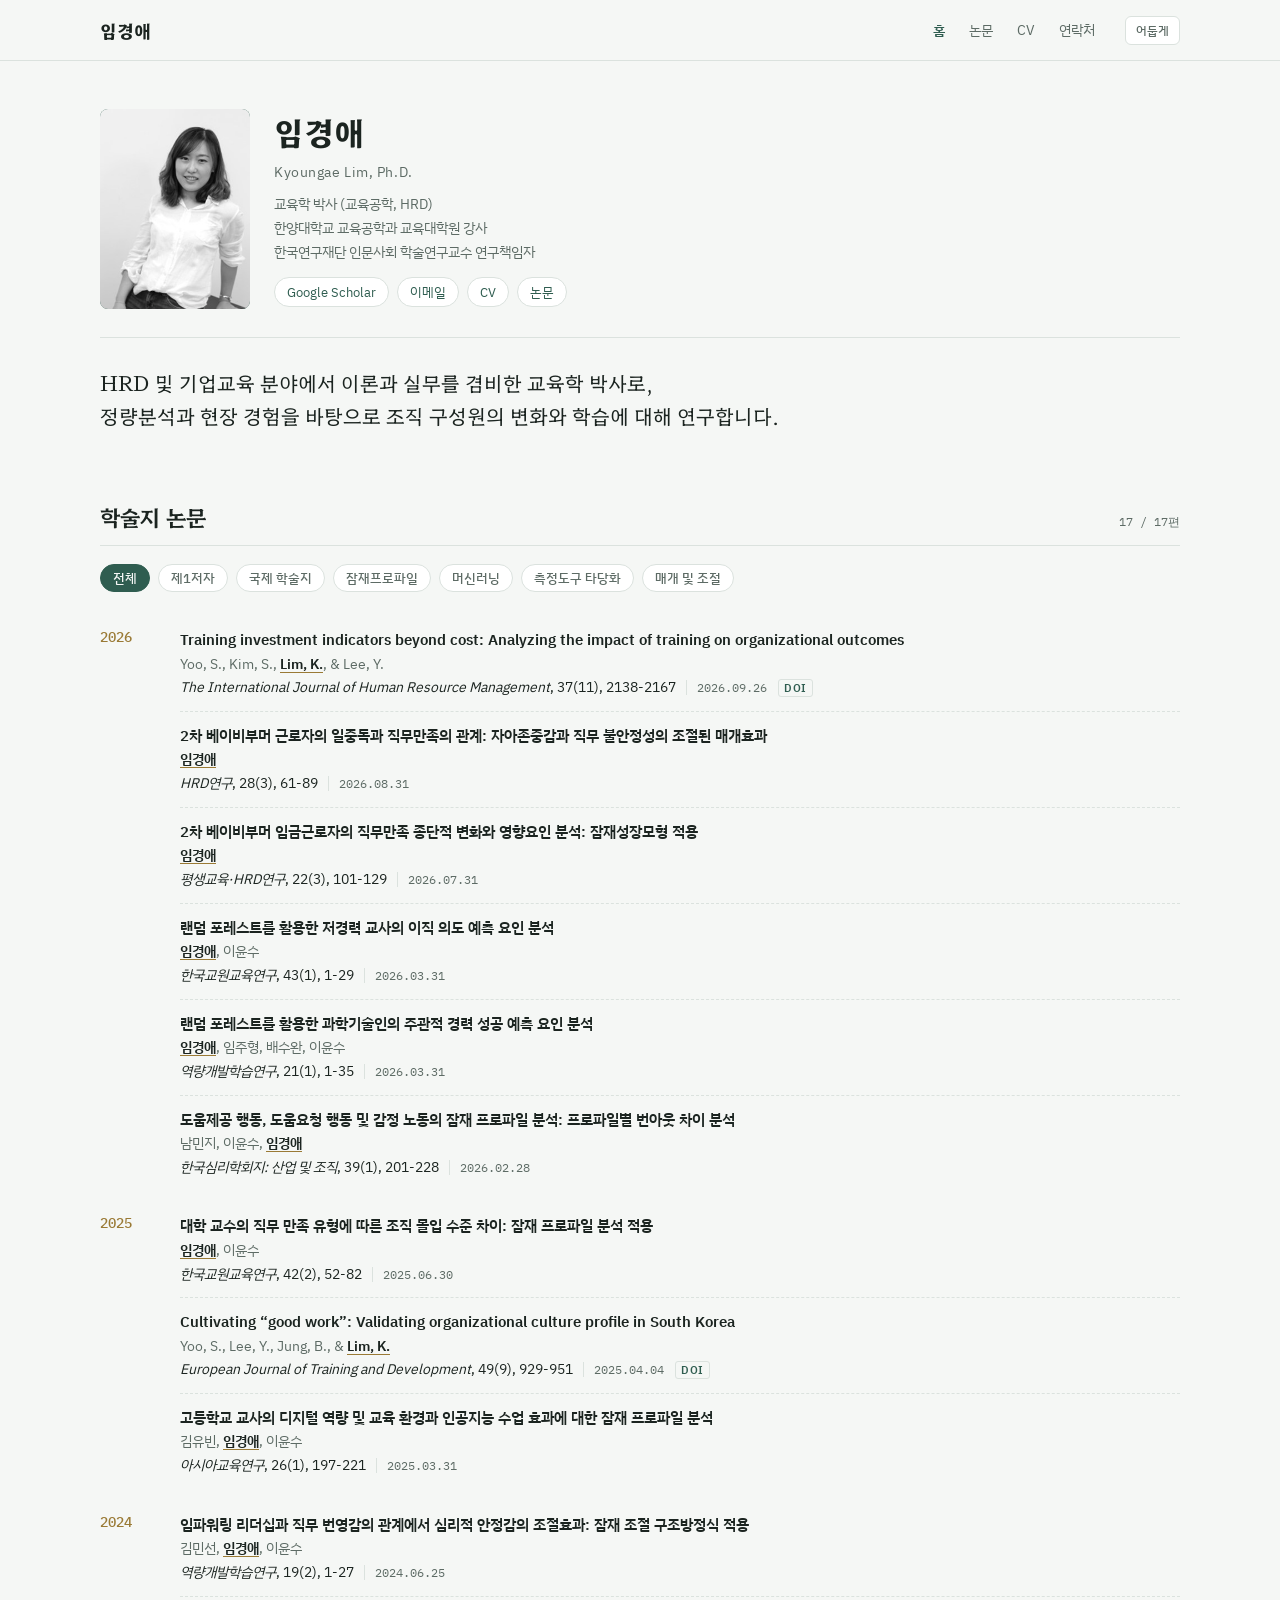
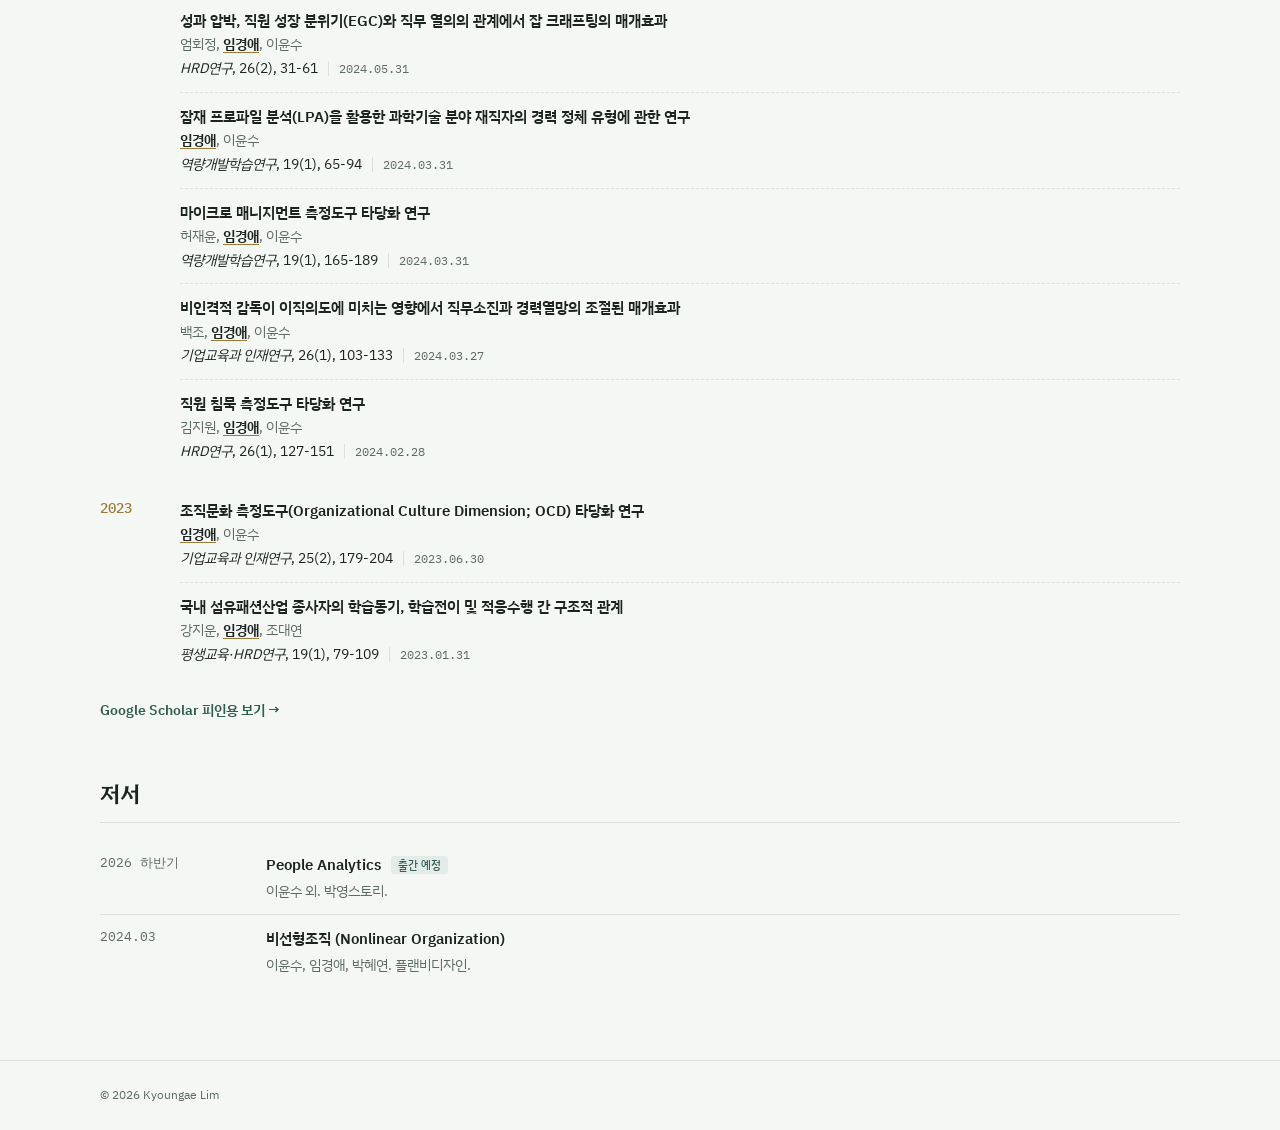
<file: index.html>
<!doctype html>
<html lang="ko">
<head>
<meta charset="utf-8">
<meta name="viewport" content="width=device-width, initial-scale=1, viewport-fit=cover">
<title>임경애 Kyoungae Lim</title>
<meta name="description" content="임경애 박사 연구자 홈페이지. HRD, 경력개발, 조직문화를 양적 방법으로 연구합니다.">
<link rel="preconnect" href="https://fonts.googleapis.com">
<link rel="preconnect" href="https://fonts.gstatic.com" crossorigin>
<link rel="stylesheet" href="https://fonts.googleapis.com/css2?family=Hahmlet:wght@400;600;700&family=IBM+Plex+Sans+KR:wght@400;500;600&family=IBM+Plex+Mono:wght@400;500&display=swap">
<link rel="stylesheet" href="assets/style.css?v=20261023d">
</head>
<body>
<header class="site-head gutter">
  <div class="inner">
    <a class="brand" href="index.html">임경애</a>
    <nav class="menu" aria-label="주 메뉴">
      <a href="index.html" aria-current="page">홈</a>
      <a href="publications.html">논문</a>
      <a href="cv.html">CV</a>
      <a href="contact.html">연락처</a>
    </nav>
    <button class="theme-btn" id="theme-btn" type="button">어둡게</button>
  </div>
</header>

<main class="gutter">
  <div class="inner stack">
    <div class="hero">
      <div class="card">
        <div class="photo"><img src="assets/me.jpg?v=20261023d" alt="임경애 사진"></div>
        <h1>임경애</h1>
        <div class="en">Kyoungae Lim, Ph.D.</div>
        <p class="role">교육학 박사 (교육공학, HRD)<br>한양대학교 교육공학과 교육대학원 강사<br>한국연구재단 인문사회 학술연구교수 연구책임자</p>
        <div class="links">
          <a href="https://scholar.google.com/citations?hl=ko&amp;user=kr7vKHcAAAAJ" target="_blank" rel="noopener">Google Scholar</a>
          <a href="contact.html">이메일</a>
          <a href="cv.html">CV</a>
          <a href="publications.html">논문</a>
        </div>
      </div>

      <div class="bio">
        <p class="lead">HRD 및 기업교육 분야에서 이론과 실무를 겸비한 교육학 박사로,<br>정량분석과 현장 경험을 바탕으로 조직 구성원의 변화와 학습에 대해 연구합니다.</p>
      </div>
    </div>

    <section id="all-pubs">
      <h2>학술지 논문 <span class="count" id="pub-count"></span></h2>
      <div class="filters" role="group" aria-label="논문 거르기" id="filters"></div>
      <div id="pub-list"></div>
      <a class="more" href="https://scholar.google.com/citations?hl=ko&amp;user=kr7vKHcAAAAJ" target="_blank" rel="noopener">Google Scholar 피인용 보기 →</a>
    </section>

    <section id="books">
      <h2>저서</h2>
      <ul class="rows">
        <li class="row"><div class="when">2026 하반기</div><div class="what"><b>People Analytics</b> <span class="tags"><span class="tag">출간 예정</span></span><p>이윤수 외. 박영스토리.</p></div></li>
        <li class="row"><div class="when">2024.03</div><div class="what"><b>비선형조직 (Nonlinear Organization)</b><p>이윤수, 임경애, 박혜연. 플랜비디자인.</p></div></li>
      </ul>
    </section>

  </div>
</main>

<footer class="site-foot gutter"><div class="inner">© 2026 Kyoungae Lim</div></footer>
<script src="assets/site.js?v=20261023d"></script>
</body>
</html>
</file>
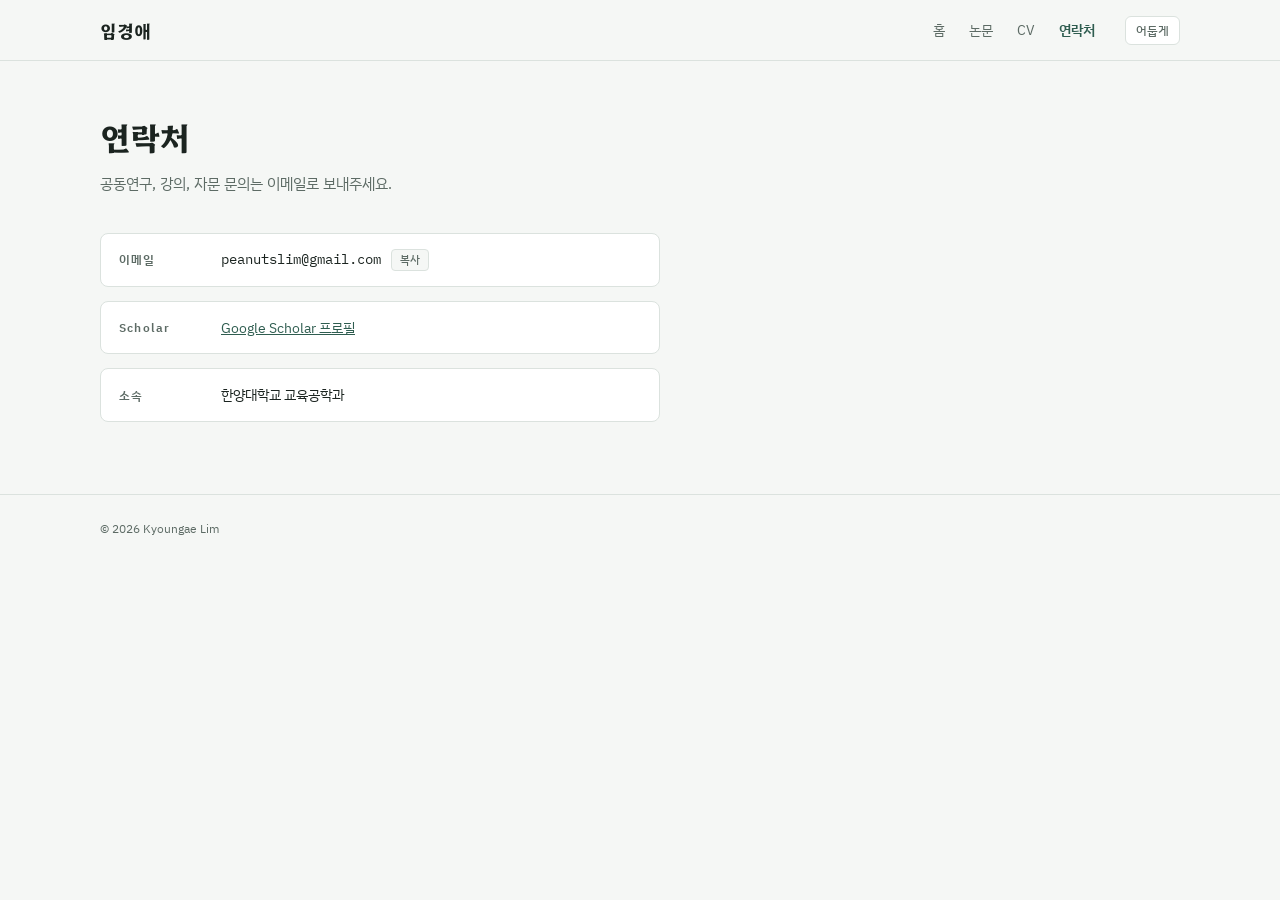
<file: contact.html>
<!doctype html>
<html lang="ko">
<head>
<meta charset="utf-8">
<meta name="viewport" content="width=device-width, initial-scale=1, viewport-fit=cover">
<title>연락처 | 임경애</title>
<link rel="preconnect" href="https://fonts.googleapis.com">
<link rel="preconnect" href="https://fonts.gstatic.com" crossorigin>
<link rel="stylesheet" href="https://fonts.googleapis.com/css2?family=Hahmlet:wght@400;600;700&family=IBM+Plex+Sans+KR:wght@400;500;600&family=IBM+Plex+Mono:wght@400;500&display=swap">
<link rel="stylesheet" href="assets/style.css?v=20261023d">
</head>
<body>
<header class="site-head gutter">
  <div class="inner">
    <a class="brand" href="index.html">임경애</a>
    <nav class="menu" aria-label="주 메뉴">
      <a href="index.html">홈</a>
      <a href="publications.html">논문</a>
      <a href="cv.html">CV</a>
      <a href="contact.html" aria-current="page">연락처</a>
    </nav>
    <button class="theme-btn" id="theme-btn" type="button">어둡게</button>
  </div>
</header>

<main class="gutter">
  <div class="inner">
    <h1 class="page-title">연락처</h1>
    <p class="page-sub">공동연구, 강의, 자문 문의는 이메일로 보내주세요.</p>
    <div class="contact-box">
      <div class="contact-row"><span class="k">이메일</span><span class="v"><span id="email">peanutslim@gmail.com</span><button class="copy" id="copy-email" type="button" data-target="email">복사</button></span></div>
      <div class="contact-row"><span class="k">Scholar</span><span class="v" style="font-family:var(--body)"><a href="https://scholar.google.com/citations?hl=ko&amp;user=kr7vKHcAAAAJ" target="_blank" rel="noopener">Google Scholar 프로필</a></span></div>
      <div class="contact-row"><span class="k">소속</span><span class="v" style="font-family:var(--body)">한양대학교 교육공학과</span></div>
    </div>
  </div>
</main>

<footer class="site-foot gutter"><div class="inner">© 2026 Kyoungae Lim</div></footer>
<script src="assets/site.js?v=20261023d"></script>
</body>
</html>
</file>
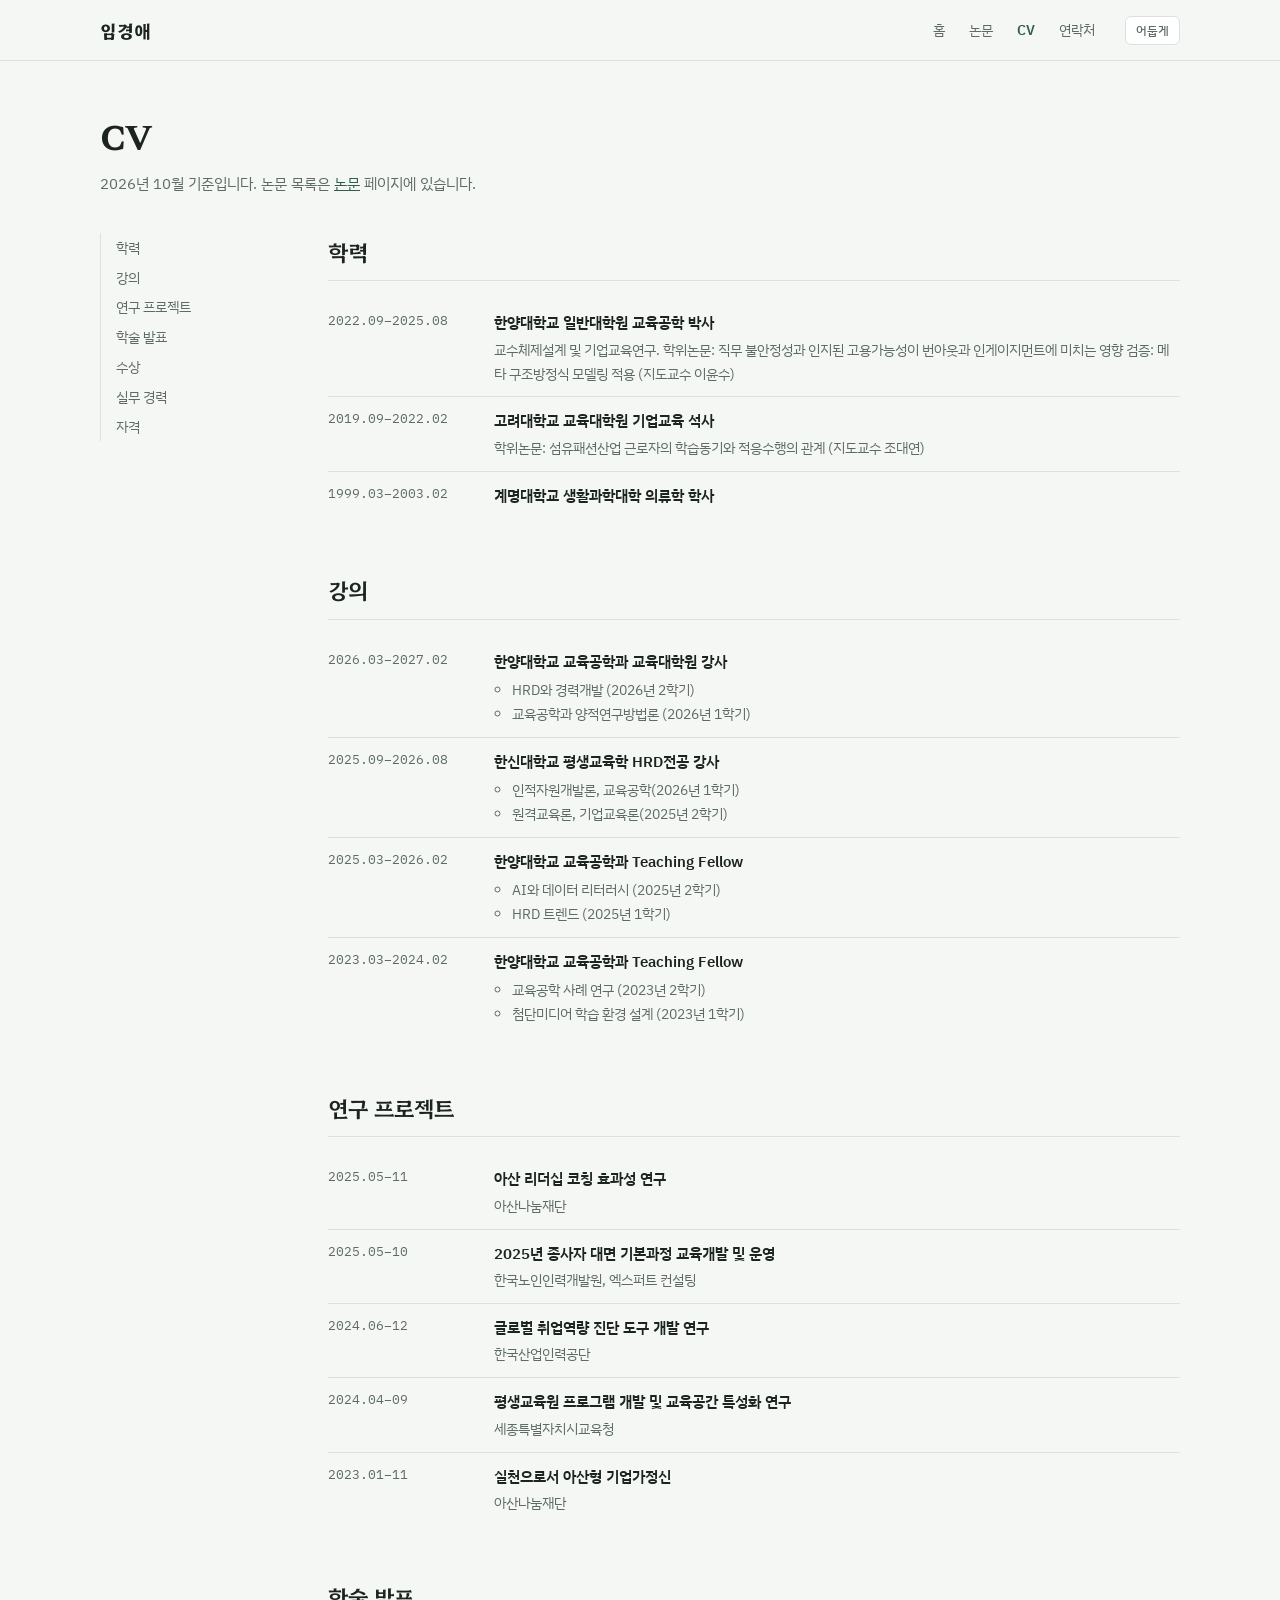
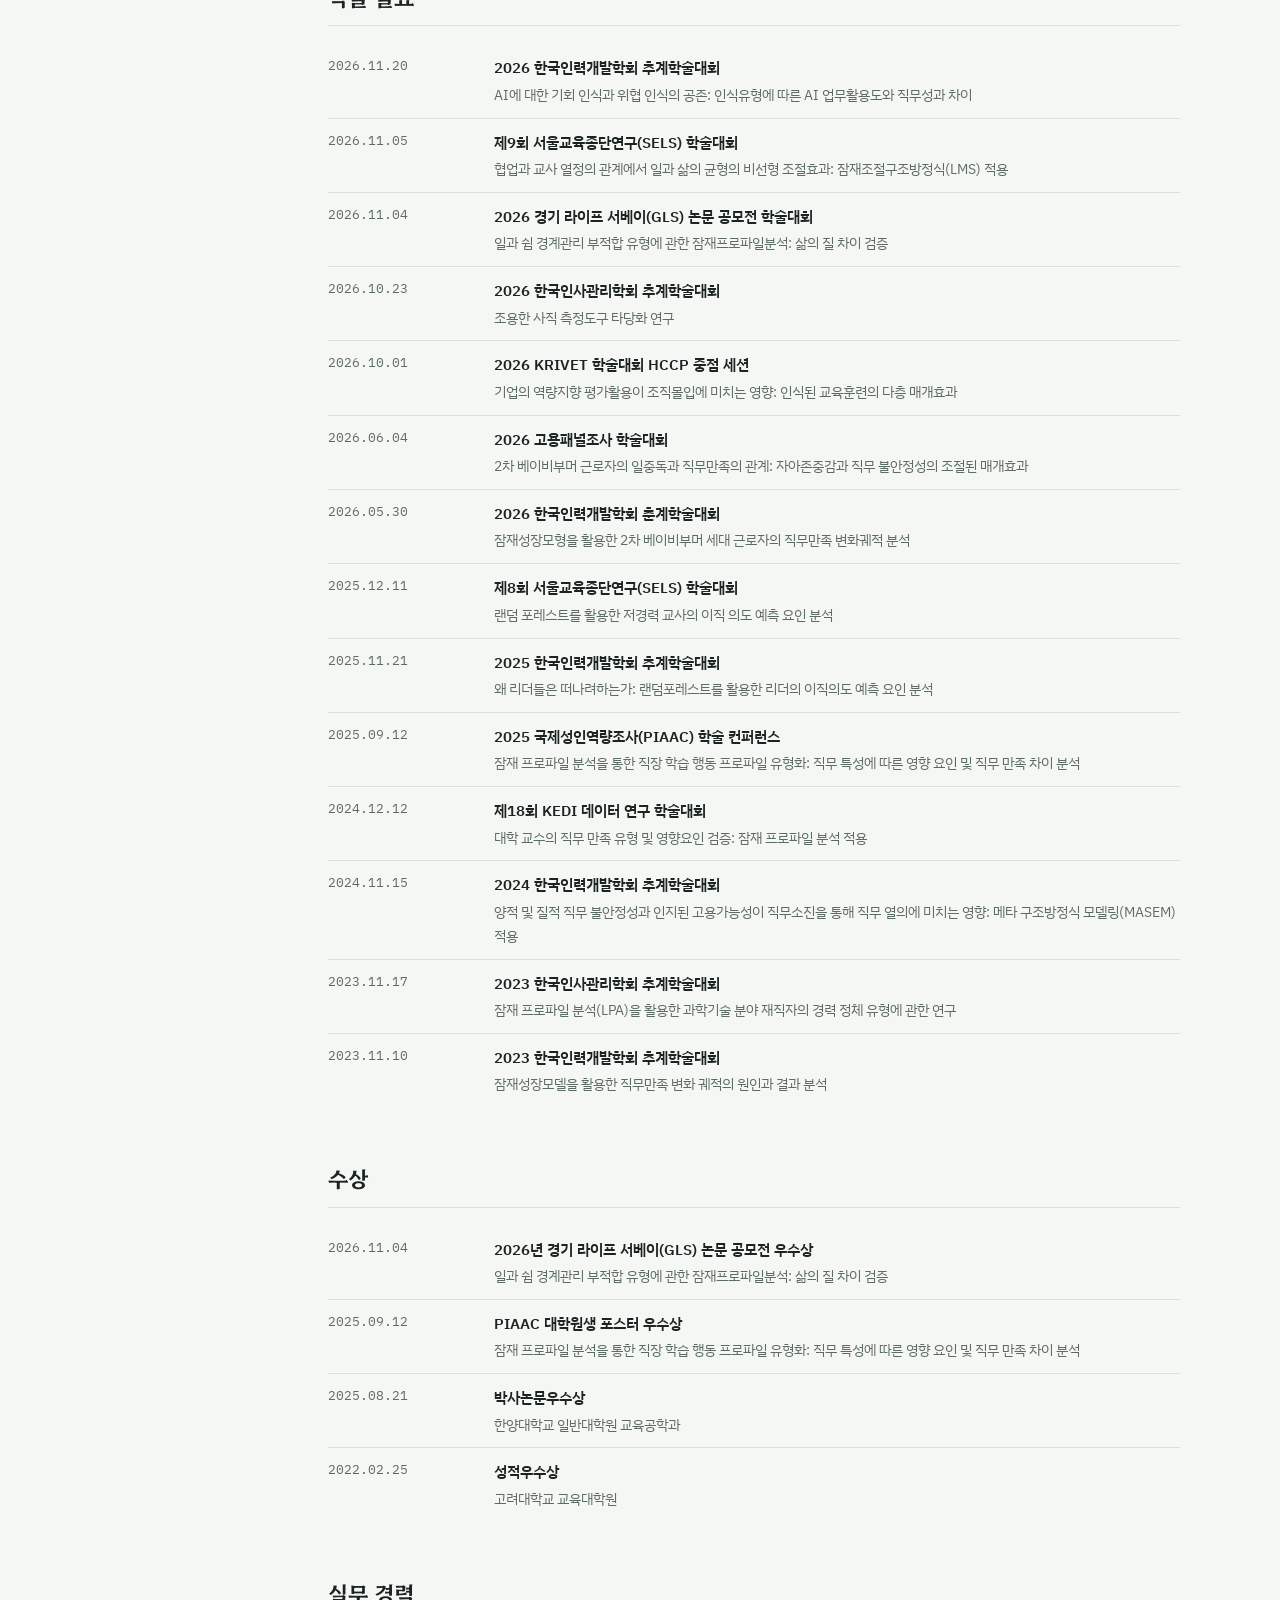
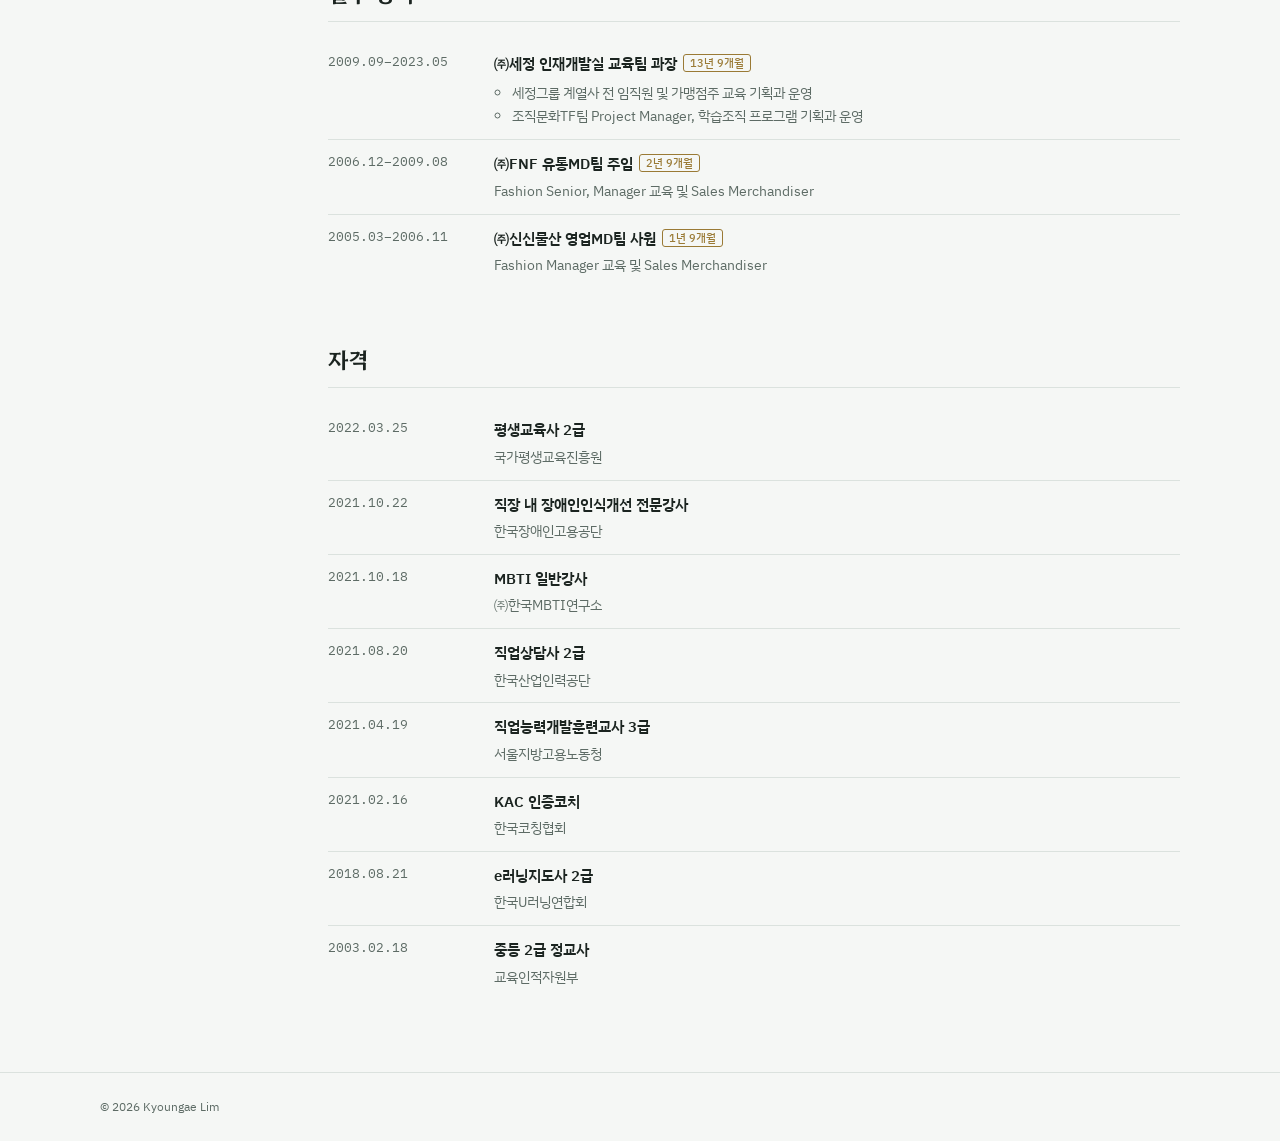
<file: cv.html>
<!doctype html>
<html lang="ko">
<head>
<meta charset="utf-8">
<meta name="viewport" content="width=device-width, initial-scale=1, viewport-fit=cover">
<title>CV | 임경애</title>
<link rel="preconnect" href="https://fonts.googleapis.com">
<link rel="preconnect" href="https://fonts.gstatic.com" crossorigin>
<link rel="stylesheet" href="https://fonts.googleapis.com/css2?family=Hahmlet:wght@400;600;700&family=IBM+Plex+Sans+KR:wght@400;500;600&family=IBM+Plex+Mono:wght@400;500&display=swap">
<link rel="stylesheet" href="assets/style.css?v=20261023d">
</head>
<body>
<header class="site-head gutter">
  <div class="inner">
    <a class="brand" href="index.html">임경애</a>
    <nav class="menu" aria-label="주 메뉴">
      <a href="index.html">홈</a>
      <a href="publications.html">논문</a>
      <a href="cv.html" aria-current="page">CV</a>
      <a href="contact.html">연락처</a>
    </nav>
    <button class="theme-btn" id="theme-btn" type="button">어둡게</button>
  </div>
</header>

<main class="gutter">
  <div class="inner">
    <h1 class="page-title">CV</h1>
    <p class="page-sub">2026년 10월 기준입니다. 논문 목록은 <a href="publications.html">논문</a> 페이지에 있습니다.</p>

    <div class="cv-layout">
      <nav class="toc" aria-label="CV 목차">
        <ul>
          <li><a href="#education">학력</a></li>
          <li><a href="#teaching">강의</a></li>
          <li><a href="#projects">연구 프로젝트</a></li>
          <li><a href="#presentations">학술 발표</a></li>
          <li><a href="#awards">수상</a></li>
          <li><a href="#experience">실무 경력</a></li>
          <li><a href="#certs">자격</a></li>
        </ul>
      </nav>

      <div class="stack" style="min-width:0">
        <section id="education">
          <h2>학력</h2>
          <ul class="rows">
            <li class="row"><div class="when">2022.09–2025.08</div><div class="what"><b>한양대학교 일반대학원 교육공학 박사</b>
              <p>교수체제설계 및 기업교육연구. 학위논문: 직무 불안정성과 인지된 고용가능성이 번아웃과 인게이지먼트에 미치는 영향 검증: 메타 구조방정식 모델링 적용 (지도교수 이윤수)</p></div></li>
            <li class="row"><div class="when">2019.09–2022.02</div><div class="what"><b>고려대학교 교육대학원 기업교육 석사</b>
              <p>학위논문: 섬유패션산업 근로자의 학습동기와 적응수행의 관계 (지도교수 조대연)</p></div></li>
            <li class="row"><div class="when">1999.03–2003.02</div><div class="what"><b>계명대학교 생활과학대학 의류학 학사</b></div></li>
          </ul>
        </section>

        <section id="teaching">
          <h2>강의</h2>
          <ul class="rows">
            <li class="row"><div class="when">2026.03–2027.02</div><div class="what"><b>한양대학교 교육공학과 교육대학원 강사</b>
              <ul><li>HRD와 경력개발 (2026년 2학기)</li><li>교육공학과 양적연구방법론 (2026년 1학기)</li></ul></div></li>
            <li class="row"><div class="when">2025.09–2026.08</div><div class="what"><b>한신대학교 평생교육학 HRD전공 강사</b>
              <ul><li>인적자원개발론, 교육공학(2026년 1학기)</li><li>원격교육론, 기업교육론(2025년 2학기)</li></ul></div></li>
            <li class="row"><div class="when">2025.03–2026.02</div><div class="what"><b>한양대학교 교육공학과 Teaching Fellow</b>
              <ul><li>AI와 데이터 리터러시 (2025년 2학기)</li><li>HRD 트렌드 (2025년 1학기)</li></ul></div></li>
            <li class="row"><div class="when">2023.03–2024.02</div><div class="what"><b>한양대학교 교육공학과 Teaching Fellow</b>
              <ul><li>교육공학 사례 연구 (2023년 2학기)</li><li>첨단미디어 학습 환경 설계 (2023년 1학기)</li></ul></div></li>
          </ul>
        </section>

        <section id="projects">
          <h2>연구 프로젝트</h2>
          <ul class="rows">
            <li class="row"><div class="when">2025.05–11</div><div class="what"><b>아산 리더십 코칭 효과성 연구</b><p>아산나눔재단</p></div></li>
            <li class="row"><div class="when">2025.05–10</div><div class="what"><b>2025년 종사자 대면 기본과정 교육개발 및 운영</b><p>한국노인인력개발원, 엑스퍼트 컨설팅</p></div></li>
            <li class="row"><div class="when">2024.06–12</div><div class="what"><b>글로벌 취업역량 진단 도구 개발 연구</b><p>한국산업인력공단</p></div></li>
            <li class="row"><div class="when">2024.04–09</div><div class="what"><b>평생교육원 프로그램 개발 및 교육공간 특성화 연구</b><p>세종특별자치시교육청</p></div></li>
            <li class="row"><div class="when">2023.01–11</div><div class="what"><b>실천으로서 아산형 기업가정신</b><p>아산나눔재단</p></div></li>
          </ul>
        </section>

        <section id="presentations">
          <h2>학술 발표</h2>
          <ul class="rows">
<li class="row"><div class="when">2026.11.20</div><div class="what"><b>2026 한국인력개발학회 추계학술대회</b>
              <p>AI에 대한 기회 인식과 위협 인식의 공존: 인식유형에 따른 AI 업무활용도와 직무성과 차이</p></div></li>
            <li class="row"><div class="when">2026.11.05</div><div class="what"><b>제9회 서울교육종단연구(SELS) 학술대회</b>
              <p>협업과 교사 열정의 관계에서 일과 삶의 균형의 비선형 조절효과: 잠재조절구조방정식(LMS) 적용</p></div></li>
            <li class="row"><div class="when">2026.11.04</div><div class="what"><b>2026 경기 라이프 서베이(GLS) 논문 공모전 학술대회</b>
              <p>일과 쉼 경계관리 부적합 유형에 관한 잠재프로파일분석: 삶의 질 차이 검증</p></div></li>
            <li class="row"><div class="when">2026.10.23</div><div class="what"><b>2026 한국인사관리학회 추계학술대회</b>
              <p>조용한 사직 측정도구 타당화 연구</p></div></li>
            <li class="row"><div class="when">2026.10.01</div><div class="what"><b>2026 KRIVET 학술대회 HCCP 중점 세션</b>
              <p>기업의 역량지향 평가활용이 조직몰입에 미치는 영향: 인식된 교육훈련의 다층 매개효과</p></div></li>
            <li class="row"><div class="when">2026.06.04</div><div class="what"><b>2026 고용패널조사 학술대회</b>
              <p>2차 베이비부머 근로자의 일중독과 직무만족의 관계: 자아존중감과 직무 불안정성의 조절된 매개효과</p></div></li>
            <li class="row"><div class="when">2026.05.30</div><div class="what"><b>2026 한국인력개발학회 춘계학술대회</b>
              <p>잠재성장모형을 활용한 2차 베이비부머 세대 근로자의 직무만족 변화궤적 분석</p></div></li>
            <li class="row"><div class="when">2025.12.11</div><div class="what"><b>제8회 서울교육종단연구(SELS) 학술대회</b>
              <p>랜덤 포레스트를 활용한 저경력 교사의 이직 의도 예측 요인 분석</p></div></li>
            <li class="row"><div class="when">2025.11.21</div><div class="what"><b>2025 한국인력개발학회 추계학술대회</b>
              <p>왜 리더들은 떠나려하는가: 랜덤포레스트를 활용한 리더의 이직의도 예측 요인 분석</p></div></li>
            <li class="row"><div class="when">2025.09.12</div><div class="what"><b>2025 국제성인역량조사(PIAAC) 학술 컨퍼런스</b>
              <p>잠재 프로파일 분석을 통한 직장 학습 행동 프로파일 유형화: 직무 특성에 따른 영향 요인 및 직무 만족 차이 분석</p></div></li>
            <li class="row"><div class="when">2024.12.12</div><div class="what"><b>제18회 KEDI 데이터 연구 학술대회</b>
              <p>대학 교수의 직무 만족 유형 및 영향요인 검증: 잠재 프로파일 분석 적용</p></div></li>
            <li class="row"><div class="when">2024.11.15</div><div class="what"><b>2024 한국인력개발학회 추계학술대회</b>
              <p>양적 및 질적 직무 불안정성과 인지된 고용가능성이 직무소진을 통해 직무 열의에 미치는 영향: 메타 구조방정식 모델링(MASEM) 적용</p></div></li>
            <li class="row"><div class="when">2023.11.17</div><div class="what"><b>2023 한국인사관리학회 추계학술대회</b>
              <p>잠재 프로파일 분석(LPA)을 활용한 과학기술 분야 재직자의 경력 정체 유형에 관한 연구</p></div></li>
            <li class="row"><div class="when">2023.11.10</div><div class="what"><b>2023 한국인력개발학회 추계학술대회</b>
              <p>잠재성장모델을 활용한 직무만족 변화 궤적의 원인과 결과 분석</p></div></li>
          </ul>
        </section>

        <section id="awards">
          <h2>수상</h2>
          <ul class="rows">
            <li class="row"><div class="when">2026.11.04</div><div class="what"><b>2026년 경기 라이프 서베이(GLS) 논문 공모전 우수상</b>
              <p>일과 쉼 경계관리 부적합 유형에 관한 잠재프로파일분석: 삶의 질 차이 검증</p></div></li>
            <li class="row"><div class="when">2025.09.12</div><div class="what"><b>PIAAC 대학원생 포스터 우수상</b>
             <p>잠재 프로파일 분석을 통한 직장 학습 행동 프로파일 유형화: 직무 특성에 따른 영향 요인 및 직무 만족 차이 분석</b></div></li>
            <li class="row"><div class="when">2025.08.21</div><div class="what"><b>박사논문우수상</b><p>한양대학교 일반대학원 교육공학과</p></div></li>
            <li class="row"><div class="when">2022.02.25</div><div class="what"><b>성적우수상</b><p>고려대학교 교육대학원</p></div></li>
          </ul>
        </section>

        <section id="experience">
          <h2>실무 경력</h2>
          <ul class="rows">
            <li class="row"><div class="when">2009.09–2023.05</div><div class="what"><b>㈜세정 인재개발실 교육팀 과장</b><span class="badge">13년 9개월</span>
              <ul><li>세정그룹 계열사 전 임직원 및 가맹점주 교육 기획과 운영</li><li>조직문화TF팀 Project Manager, 학습조직 프로그램 기획과 운영</li></ul></div></li>
            <li class="row"><div class="when">2006.12–2009.08</div><div class="what"><b>㈜FNF 유통MD팀 주임</b><span class="badge">2년 9개월</span>
              <p>Fashion Senior, Manager 교육 및 Sales Merchandiser</p></div></li>
            <li class="row"><div class="when">2005.03–2006.11</div><div class="what"><b>㈜신신물산 영업MD팀 사원</b><span class="badge">1년 9개월</span>
              <p>Fashion Manager 교육 및 Sales Merchandiser</p></div></li>
          </ul>
        </section>

        <section id="certs">
          <h2>자격</h2>
          <ul class="rows">
            <li class="row"><div class="when">2022.03.25</div><div class="what"><b>평생교육사 2급</b><p>국가평생교육진흥원</p></div></li>
            <li class="row"><div class="when">2021.10.22</div><div class="what"><b>직장 내 장애인인식개선 전문강사</b><p>한국장애인고용공단</p></div></li>
            <li class="row"><div class="when">2021.10.18</div><div class="what"><b>MBTI 일반강사</b><p>㈜한국MBTI연구소</p></div></li>
            <li class="row"><div class="when">2021.08.20</div><div class="what"><b>직업상담사 2급</b><p>한국산업인력공단</p></div></li>
            <li class="row"><div class="when">2021.04.19</div><div class="what"><b>직업능력개발훈련교사 3급</b><p>서울지방고용노동청</p></div></li>
            <li class="row"><div class="when">2021.02.16</div><div class="what"><b>KAC 인증코치</b><p>한국코칭협회</p></div></li>
            <li class="row"><div class="when">2018.08.21</div><div class="what"><b>e러닝지도사 2급</b><p>한국U러닝연합회</p></div></li>
            <li class="row"><div class="when">2003.02.18</div><div class="what"><b>중등 2급 정교사</b><p>교육인적자원부</p></div></li>
          </ul>
        </section>
      </div>
    </div>
  </div>
</main>

<footer class="site-foot gutter"><div class="inner">© 2026 Kyoungae Lim</div></footer>
<script src="assets/site.js?v=20261023d"></script>
</body>
</html>
</file>
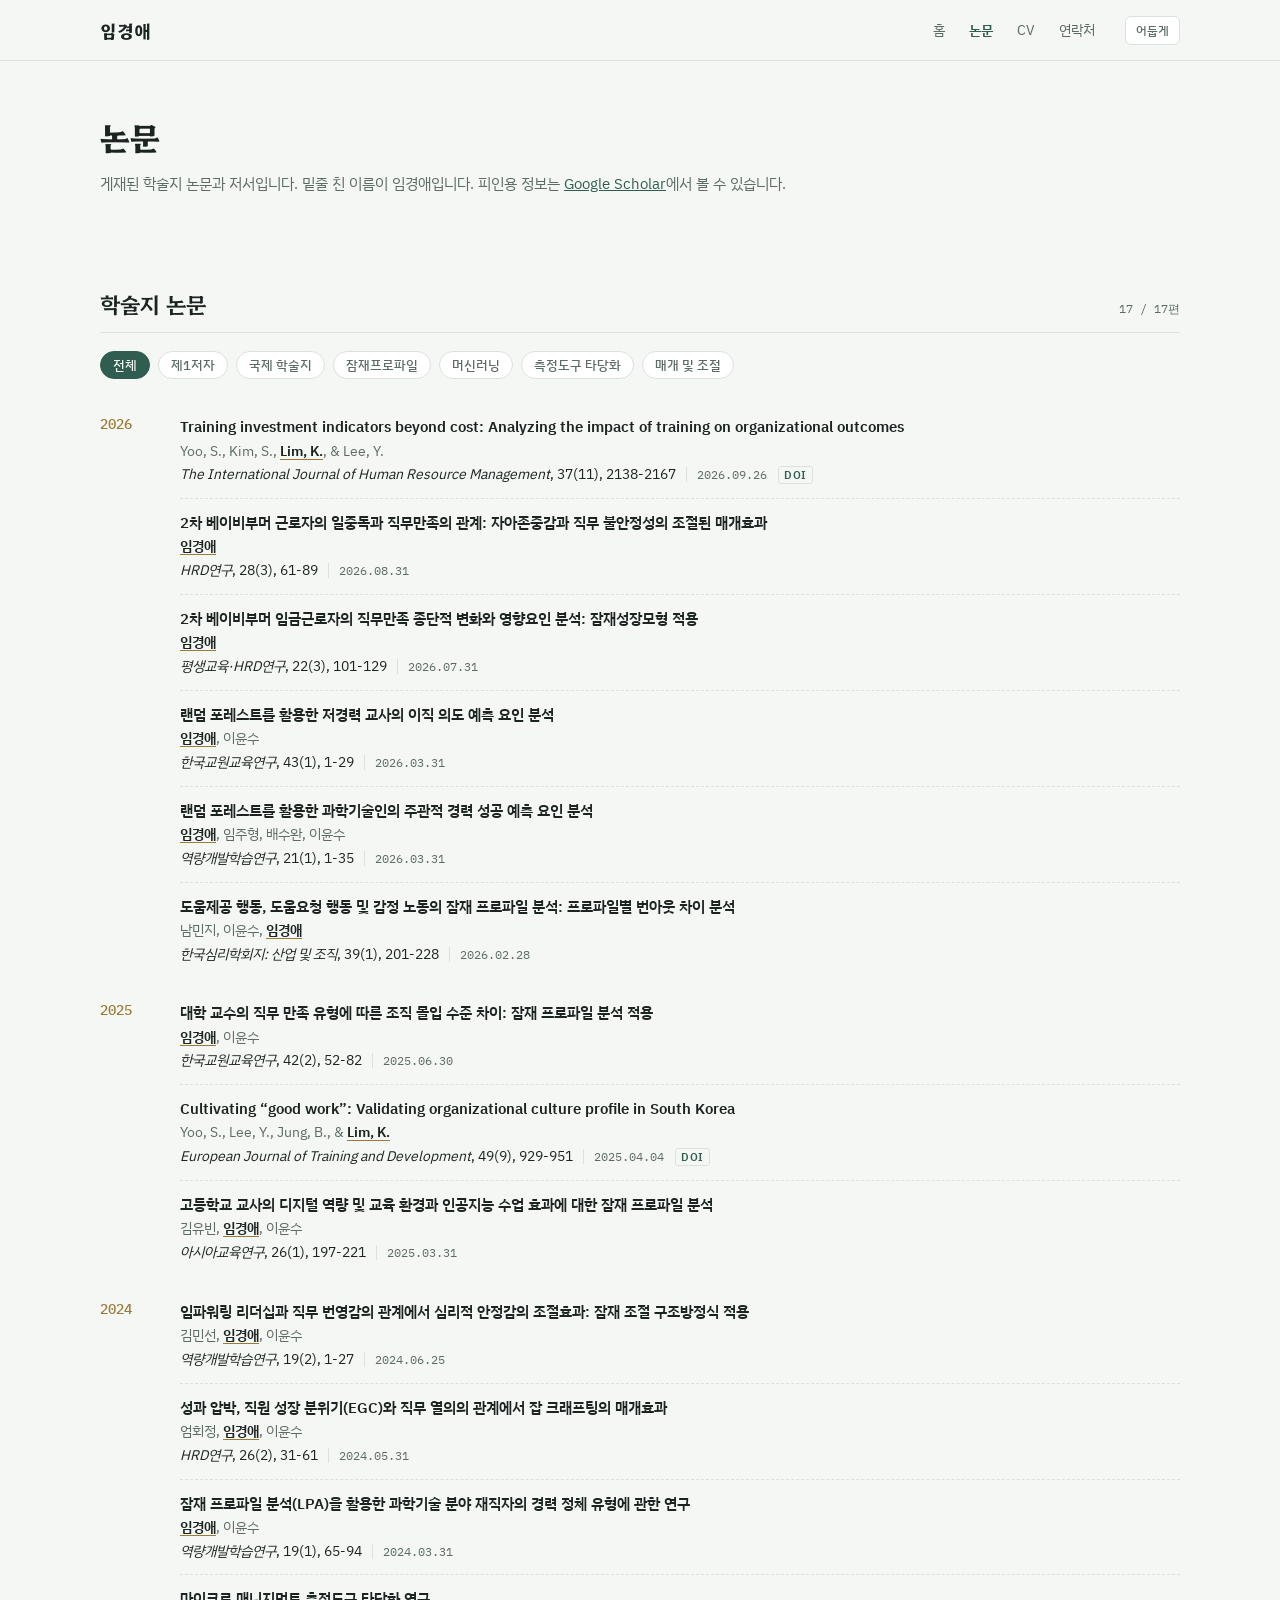
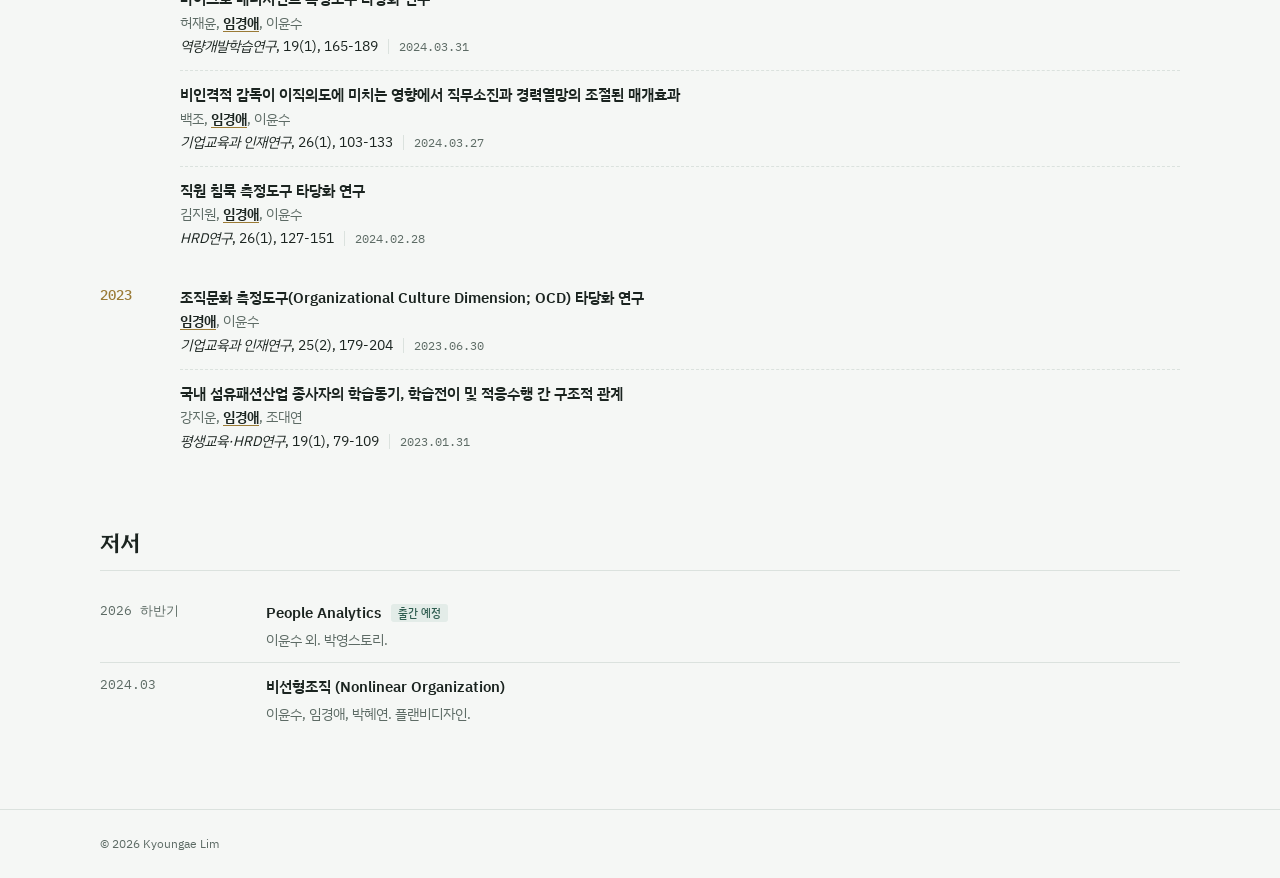
<file: publications.html>
<!doctype html>
<html lang="ko">
<head>
<meta charset="utf-8">
<meta name="viewport" content="width=device-width, initial-scale=1, viewport-fit=cover">
<title>논문 | 임경애</title>
<link rel="preconnect" href="https://fonts.googleapis.com">
<link rel="preconnect" href="https://fonts.gstatic.com" crossorigin>
<link rel="stylesheet" href="https://fonts.googleapis.com/css2?family=Hahmlet:wght@400;600;700&family=IBM+Plex+Sans+KR:wght@400;500;600&family=IBM+Plex+Mono:wght@400;500&display=swap">
<link rel="stylesheet" href="assets/style.css?v=20261023d">
</head>
<body>
<header class="site-head gutter">
  <div class="inner">
    <a class="brand" href="index.html">임경애</a>
    <nav class="menu" aria-label="주 메뉴">
      <a href="index.html">홈</a>
      <a href="publications.html" aria-current="page">논문</a>
      <a href="cv.html">CV</a>
      <a href="contact.html">연락처</a>
    </nav>
    <button class="theme-btn" id="theme-btn" type="button">어둡게</button>
  </div>
</header>

<main class="gutter">
  <div class="inner stack">
    <div>
      <h1 class="page-title">논문</h1>
      <p class="page-sub">게재된 학술지 논문과 저서입니다. 밑줄 친 이름이 임경애입니다. 피인용 정보는 <a href="https://scholar.google.com/citations?hl=ko&amp;user=kr7vKHcAAAAJ" target="_blank" rel="noopener">Google Scholar</a>에서 볼 수 있습니다.</p>
    </div>

    <section>
      <h2>학술지 논문 <span class="count" id="pub-count"></span></h2>
      <div class="filters" role="group" aria-label="논문 거르기" id="filters"></div>
      <div id="pub-list"></div>
    </section>

    <section>
      <h2>저서</h2>
      <ul class="rows">
        <li class="row"><div class="when">2026 하반기</div><div class="what"><b>People Analytics</b> <span class="tags"><span class="tag">출간 예정</span></span><p>이윤수 외. 박영스토리.</p></div></li>
        <li class="row"><div class="when">2024.03</div><div class="what"><b>비선형조직 (Nonlinear Organization)</b><p>이윤수, 임경애, 박혜연. 플랜비디자인.</p></div></li>
      </ul>
    </section>
  </div>
</main>

<footer class="site-foot gutter"><div class="inner">© 2026 Kyoungae Lim</div></footer>
<script src="assets/site.js?v=20261023d"></script>
</body>
</html>
</file>
<file: assets/style.css>
/* 임경애 연구자 홈페이지 공통 스타일
   Layout: 상단 고정 메뉴 + 페이지별 본문, 홈은 왼쪽 프로필 카드와 오른쪽 소개 */
:root{
  --bg:#f5f7f5; --surface:#ffffff; --fg:#1b2420; --muted:#5d6b65; --line:#dbe2de;
  --accent:#2f5d50; --accent-soft:#e3ece8; --mark:#9a7a35;
  --display:"Hahmlet","Nanum Myeongjo",Georgia,serif;
  --body:"IBM Plex Sans KR","Apple SD Gothic Neo","Malgun Gothic",system-ui,sans-serif;
  --mono:"IBM Plex Mono",ui-monospace,Consolas,monospace;
}
@media (prefers-color-scheme:dark){:root:not([data-theme="light"]){
  --bg:#121815; --surface:#18201c; --fg:#e4ebe7; --muted:#9aaaa2; --line:#2a3530;
  --accent:#8cc4b2; --accent-soft:#1f2e28; --mark:#d2b06a; color-scheme:dark}}
:root[data-theme="dark"]{
  --bg:#121815; --surface:#18201c; --fg:#e4ebe7; --muted:#9aaaa2; --line:#2a3530;
  --accent:#8cc4b2; --accent-soft:#1f2e28; --mark:#d2b06a; color-scheme:dark}

*{box-sizing:border-box}
html{-webkit-text-size-adjust:100%}
body{margin:0;background:var(--bg);color:var(--fg);font-family:var(--body);font-size:15px;line-height:1.7}
img{max-width:100%}
a{color:var(--accent)}
a:focus-visible,button:focus-visible{outline:2px solid var(--accent);outline-offset:2px;border-radius:3px}
.gutter{padding-left:max(16px,env(safe-area-inset-left,0px));padding-right:max(16px,env(safe-area-inset-right,0px))}
.inner{max-width:1080px;margin:0 auto}

/* 상단 메뉴 */
.site-head{position:sticky;top:0;z-index:5;background:var(--bg);border-bottom:1px solid var(--line);padding-top:env(safe-area-inset-top,0px)}
.site-head .inner{display:flex;align-items:center;gap:20px;min-height:60px;flex-wrap:wrap}
.brand{font-family:var(--display);font-weight:700;font-size:18px;color:var(--fg);text-decoration:none}
.menu{display:flex;gap:4px;margin-left:auto;flex-wrap:wrap}
.menu a{color:var(--muted);text-decoration:none;font-size:14px;padding:6px 10px;border-radius:6px}
.menu a:hover{color:var(--fg);background:var(--accent-soft)}
.menu a[aria-current="page"]{color:var(--accent);font-weight:600}
.theme-btn{border:1px solid var(--line);background:var(--surface);color:var(--muted);border-radius:6px;font:500 12px var(--body);padding:5px 10px;cursor:pointer}
.theme-btn:hover{color:var(--accent);border-color:var(--accent)}

main{padding-block:48px 72px}
.page-title{margin:0 0 8px;font-family:var(--display);font-size:32px;font-weight:700;text-wrap:balance}
.page-sub{margin:0 0 36px;color:var(--muted)}
h2{margin:0 0 18px;font-family:var(--display);font-size:22px;font-weight:600;display:flex;align-items:baseline;gap:12px;padding-bottom:10px;border-bottom:1px solid var(--line);text-wrap:balance}
h2 .count{margin-left:auto;font:400 12px var(--mono);color:var(--muted)}
.stack{display:flex;flex-direction:column;gap:52px}

/* 홈: 위쪽 가로 프로필 띠 + 아래 논문 */
.hero{display:grid;grid-template-columns:minmax(0,1fr);gap:28px}
.card{display:grid;grid-template-columns:150px minmax(0,1fr);column-gap:24px;row-gap:4px;align-items:center;padding-bottom:28px;border-bottom:1px solid var(--line)}
.card .photo{grid-row:span 4}
.card .links{justify-content:flex-start}
.photo{width:150px;height:200px;border-radius:8px;object-fit:cover;background:var(--accent);color:var(--bg);display:grid;place-items:center;font-family:var(--display);font-size:44px;font-weight:700;overflow:hidden}
.photo img{width:100%;height:100%;object-fit:cover;object-position:center top}
.card h1{margin:0;font-family:var(--display);font-size:32px;line-height:1.25;display:flex;align-items:baseline;gap:12px;flex-wrap:wrap}
.card .en{color:var(--muted);font-size:14px;letter-spacing:.04em}
.card .role{margin:0;font-size:14px;color:var(--muted)}
.links{display:flex;flex-wrap:wrap;justify-content:center;gap:8px;margin-top:4px}
.links a{font-size:13px;text-decoration:none;border:1px solid var(--line);background:var(--surface);border-radius:999px;padding:3px 12px}
.links a:hover{border-color:var(--accent)}
.bio p{margin:0 0 14px;max-width:38em;font-size:16px}
.bio .lead{font-family:var(--display);font-size:20px;line-height:1.65}
.two{display:grid;grid-template-columns:1fr 1fr;gap:32px;margin-top:28px}
.two h3{margin:0 0 10px;font:600 13px var(--body);letter-spacing:.12em;color:var(--muted)}
.plain{list-style:none;margin:0;padding:0;display:flex;flex-direction:column;gap:8px}
.plain li{padding-left:16px;position:relative}
.plain li::before{content:"";position:absolute;left:0;top:.75em;width:6px;height:6px;border-radius:50%;background:var(--mark)}
.edu li b{display:block;font-weight:600}
.edu li span{font-size:13px;color:var(--muted)}
.research{display:grid;grid-template-columns:repeat(2,minmax(0,1fr));gap:16px}
.research article{background:var(--surface);border:1px solid var(--line);border-radius:8px;padding:18px 20px}
.research h3{margin:0 0 6px;font-family:var(--display);font-size:17px;font-weight:600}
.research p{margin:0;font-size:14px;color:var(--muted)}
.more{display:inline-block;margin-top:14px;font-size:14px;font-weight:600;text-decoration:none}

/* 논문 */
.filters{display:flex;flex-wrap:wrap;gap:8px;margin-bottom:18px}
.chip{font:500 13px var(--body);border:1px solid var(--line);background:var(--surface);color:var(--muted);border-radius:999px;padding:4px 12px;cursor:pointer}
.chip[aria-pressed="true"]{background:var(--accent);border-color:var(--accent);color:var(--bg)}
.year-group{display:grid;grid-template-columns:64px minmax(0,1fr);gap:16px;padding-block:6px}
.year{font:500 14px var(--mono);color:var(--mark);padding-top:12px}
.pubs{list-style:none;margin:0;padding:0;display:flex;flex-direction:column}
.pub{padding:12px 0;border-bottom:1px dashed var(--line)}
.pub:last-child{border-bottom:0}
.pub .t{font-weight:600;line-height:1.55}
.pub .a{font-size:14px;color:var(--muted)}
.pub .a strong{color:var(--fg);font-weight:600;text-decoration:underline;text-decoration-color:var(--mark);text-underline-offset:3px}
.pub .j{font-size:14px;font-variant-numeric:tabular-nums}
.pub .d{font:400 12px var(--mono);color:var(--muted);margin-left:10px;padding-left:10px;border-left:1px solid var(--line)}
.doi{font:600 11px var(--body);letter-spacing:.06em;text-decoration:none;margin-left:8px;border:1px solid var(--line);border-radius:3px;padding:0 5px}
.doi:hover{border-color:var(--accent)}
.tags{display:inline-flex;gap:6px;flex-wrap:wrap;margin-left:6px;vertical-align:1px}
.tag{font:500 11px var(--body);color:var(--accent);background:var(--accent-soft);padding:1px 7px;border-radius:3px}
.featured{display:grid;grid-template-columns:repeat(2,minmax(0,1fr));gap:16px}
.featured article{border:1px solid var(--line);border-radius:8px;background:var(--surface);padding:18px 20px;display:flex;flex-direction:column;gap:6px}
.featured .jn{font:600 12px var(--body);letter-spacing:.06em;color:var(--mark)}
.featured .t{font-family:var(--display);font-weight:600;font-size:17px;line-height:1.45}
.featured .a{font-size:13px;color:var(--muted)}
.featured .a strong{color:var(--fg)}
.empty{color:var(--muted);font-size:14px;padding:12px 0}

/* CV 목록 */
.rows{list-style:none;margin:0;padding:0;display:flex;flex-direction:column}
.row{display:grid;grid-template-columns:150px minmax(0,1fr);gap:16px;padding:11px 0;border-bottom:1px solid var(--line)}
.row:last-child{border-bottom:0}
.when{font:400 13px var(--mono);color:var(--muted);padding-top:2px;font-variant-numeric:tabular-nums}
.what b{font-weight:600}
.what p{margin:2px 0 0;font-size:14px;color:var(--muted)}
.what ul{margin:4px 0 0;padding-left:18px;font-size:14px;color:var(--muted)}
.badge{font:500 11px var(--body);color:var(--mark);border:1px solid var(--mark);border-radius:3px;padding:0 6px;margin-left:6px;vertical-align:2px;white-space:nowrap}
.cv-layout{display:grid;grid-template-columns:180px minmax(0,1fr);gap:48px}
.toc{position:sticky;top:84px;align-self:start}
.toc ul{list-style:none;margin:0;padding:0;border-left:1px solid var(--line)}
.toc a{display:block;padding:3px 0 3px 14px;margin-left:-1px;border-left:2px solid transparent;color:var(--muted);text-decoration:none;font-size:14px}
.toc a:hover{color:var(--fg);border-left-color:var(--accent)}
section{scroll-margin-top:84px}

/* 연락처 */
.contact-box{display:flex;flex-direction:column;gap:14px;max-width:560px}
.contact-row{display:grid;grid-template-columns:90px minmax(0,1fr);gap:12px;align-items:center;padding:14px 18px;border:1px solid var(--line);border-radius:8px;background:var(--surface)}
.contact-row .k{font:600 12px var(--body);letter-spacing:.1em;color:var(--muted)}
.contact-row .v{font-family:var(--mono);font-size:14px;display:flex;gap:10px;align-items:center;flex-wrap:wrap;word-break:break-all}
.copy{font:500 11px var(--body);border:1px solid var(--line);background:var(--bg);color:var(--muted);border-radius:4px;padding:2px 8px;cursor:pointer}
.copy:hover{color:var(--accent);border-color:var(--accent)}

.site-foot{border-top:1px solid var(--line);padding-block:24px;font-size:12px;color:var(--muted)}

@media (max-width:860px){
  .cv-layout{grid-template-columns:minmax(0,1fr);gap:24px}
  .toc{position:static}
  .toc ul{display:flex;flex-wrap:wrap;gap:6px;border-left:0}
  .toc a{border:1px solid var(--line);border-radius:999px;padding:2px 10px;margin:0;font-size:13px}
}
@media (max-width:600px){
  .two,.research,.featured{grid-template-columns:minmax(0,1fr)}
  .card{grid-template-columns:96px minmax(0,1fr);column-gap:16px}
  .photo{width:96px;height:128px}
  .card h1{font-size:26px}
  .row{grid-template-columns:minmax(0,1fr);gap:2px}
  .year-group{grid-template-columns:minmax(0,1fr);gap:0}
  .year{padding-top:4px}
  .menu{margin-left:0;width:100%}
  .site-head .inner{padding-block:8px;gap:4px}
  .page-title{font-size:28px}
}
@media (prefers-reduced-motion:no-preference){html{scroll-behavior:smooth}}
</file>
